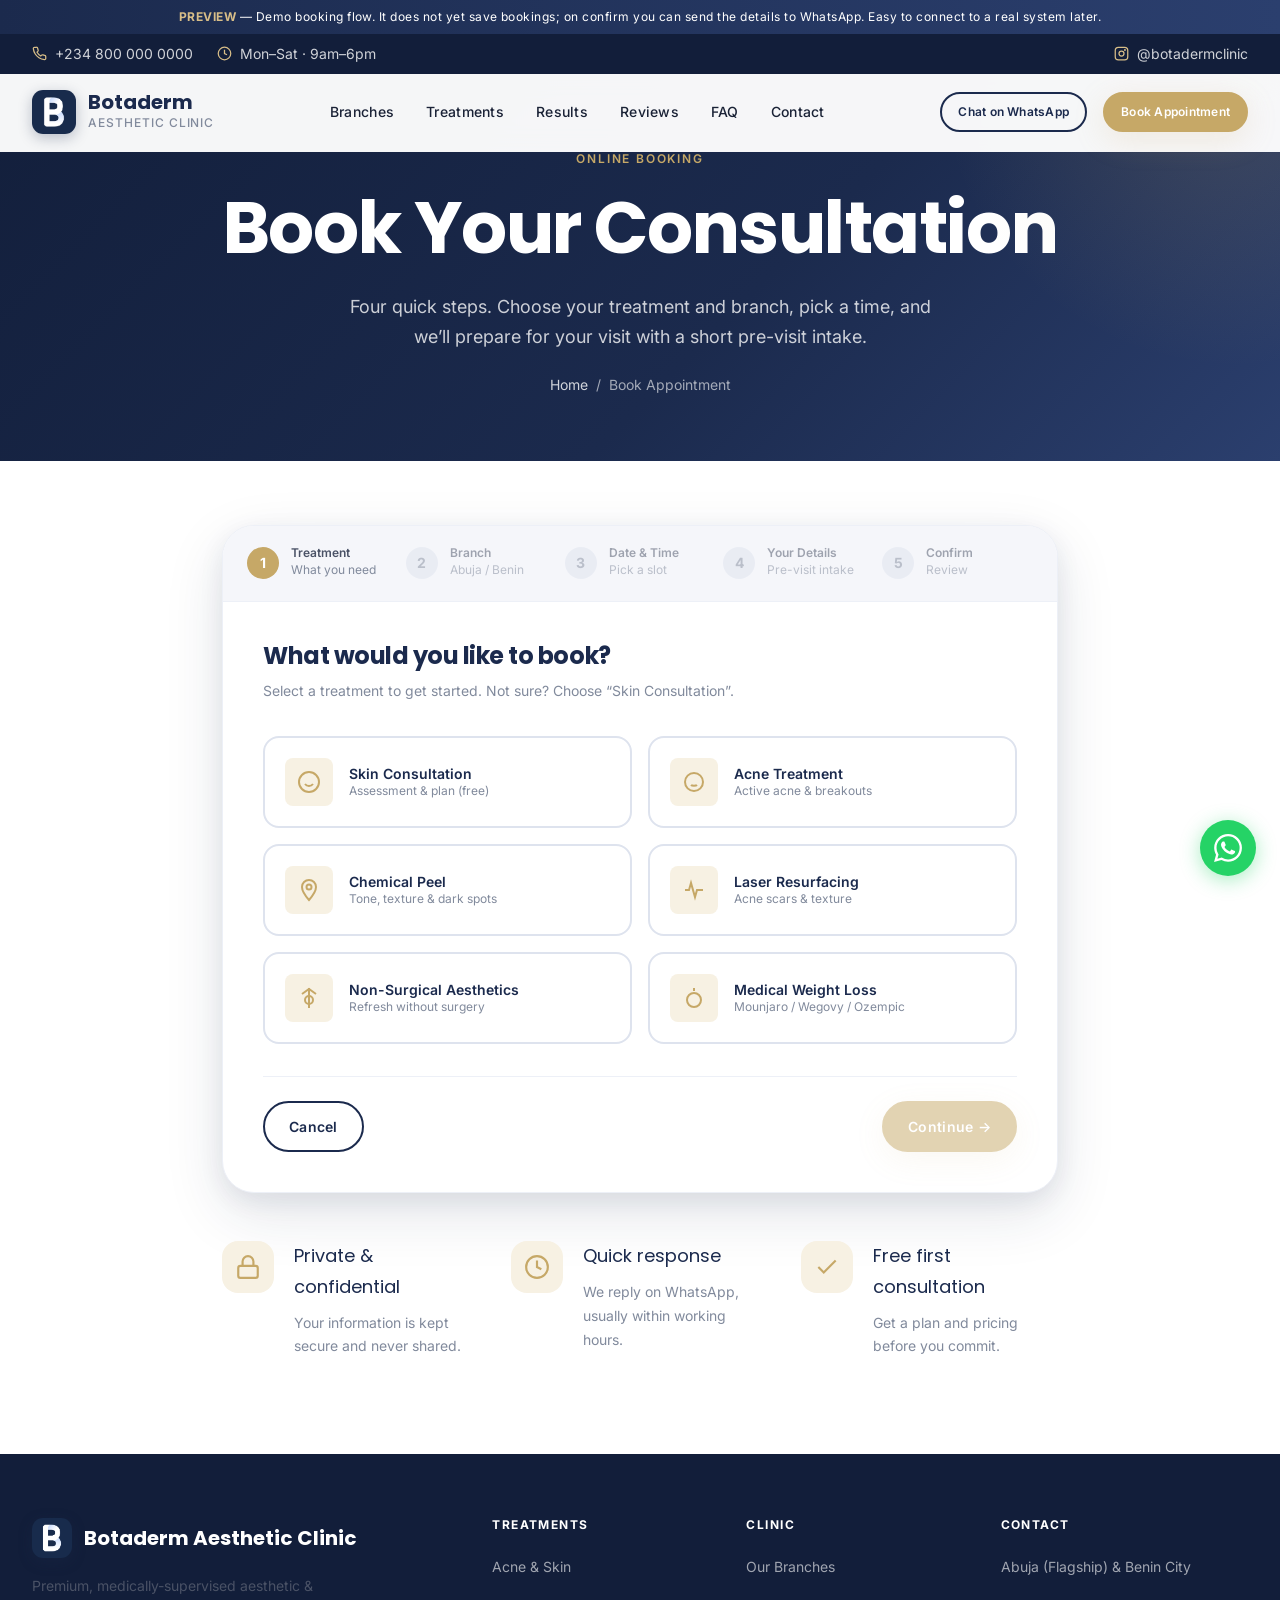
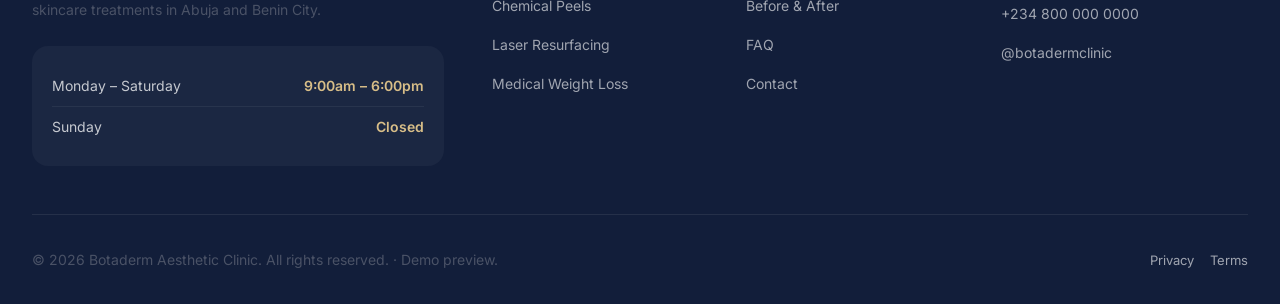
<file: book-appointment.html>
<!DOCTYPE html>
<html lang="en">
<head>
  <meta charset="UTF-8" />
  <meta name="viewport" content="width=device-width, initial-scale=1.0" />
  <title>Book a Consultation — Botaderm Aesthetic Clinic (Abuja &amp; Benin)</title>
  <meta name="description" content="Book your consultation at Botaderm Aesthetic Clinic. Choose your treatment and branch (Abuja or Benin City), pick a time, and confirm — or send your booking straight to WhatsApp." />
  <meta name="theme-color" content="#1B2A4D" />
  <link rel="icon" type="image/jpeg" href="assets/botaderm-logo.jpg" />
  <link rel="preconnect" href="https://fonts.googleapis.com" />
  <link rel="preconnect" href="https://fonts.gstatic.com" crossorigin />
  <link href="https://fonts.googleapis.com/css2?family=Poppins:wght@500;600;700;800&family=Inter:wght@400;500;600&display=swap" rel="stylesheet" />
  <link rel="stylesheet" href="css/style.css" />
</head>
<body>

  <!-- DEMO / PREVIEW RIBBON -->
  <div class="demo-ribbon">
    <strong>PREVIEW</strong> — Demo booking flow. It does not yet save bookings; on confirm you can send the details to WhatsApp. Easy to connect to a real system later.
  </div>

  <!-- TOP UTILITY BAR -->
  <div class="topbar">
    <div class="topbar__inner">
      <div class="topbar__group">
        <span class="topbar__item"><svg viewBox="0 0 24 24" fill="none" stroke-width="2"><path d="M22 16.92v3a2 2 0 01-2.18 2 19.79 19.79 0 01-8.63-3.07 19.5 19.5 0 01-6-6 19.79 19.79 0 01-3.07-8.67A2 2 0 014.11 2h3a2 2 0 012 1.72c.13.96.36 1.9.7 2.81a2 2 0 01-.45 2.11L8.09 9.91a16 16 0 006 6l1.27-1.27a2 2 0 012.11-.45c.91.34 1.85.57 2.81.7A2 2 0 0122 16.92z"/></svg><a href="tel:+2348000000000">+234 800 000 0000</a></span>
        <span class="topbar__item"><svg viewBox="0 0 24 24" fill="none" stroke-width="2"><circle cx="12" cy="12" r="10"/><path d="M12 6v6l4 2"/></svg>Mon–Sat · 9am–6pm</span>
      </div>
      <div class="topbar__group">
        <span class="topbar__item"><svg viewBox="0 0 24 24" fill="none" stroke-width="2"><rect x="2" y="2" width="20" height="20" rx="5"/><circle cx="12" cy="12" r="4"/><circle cx="17.5" cy="6.5" r=".6" fill="currentColor"/></svg><a href="https://instagram.com/botadermclinic" target="_blank" rel="noopener">@botadermclinic</a></span>
      </div>
    </div>
  </div>

  <!-- NAVIGATION (solid) -->
  <nav class="nav nav--scrolled" id="main-nav" data-transparent="false">
    <div class="nav__inner">
      <a href="index.html" class="nav__logo"><img class="brand-logo" src="assets/botaderm-logo.jpg" alt="Botaderm logo" /><div><div class="nav__logo-text">Botaderm</div><div class="nav__logo-sub">Aesthetic Clinic</div></div></a>
      <ul class="nav__links">
        <li><a href="index.html#branches" class="nav__link">Branches</a></li>
        <li><a href="index.html#treatments" class="nav__link">Treatments</a></li>
        <li><a href="index.html#results" class="nav__link">Results</a></li>
        <li><a href="index.html#reviews" class="nav__link">Reviews</a></li>
        <li><a href="index.html#faq" class="nav__link">FAQ</a></li>
        <li><a href="index.html#contact" class="nav__link">Contact</a></li>
      </ul>
      <div class="nav__actions">
        <a class="btn btn--secondary btn--sm" data-wa data-wa-msg="Hello Botaderm, I would like to chat about a consultation.">Chat on WhatsApp</a>
        <a href="book-appointment.html" class="btn btn--primary btn--sm nav__cta"><span class="nav__cta-long">Book Appointment</span><span class="nav__cta-short">Book</span></a>
        <button class="nav__menu-btn" id="menu-btn" aria-label="Open menu"><span></span><span></span><span></span></button>
      </div>
    </div>
  </nav>

  <!-- MOBILE NAV -->
  <div class="mobile-nav" id="mobile-nav">
    <button class="mobile-nav__close" id="mobile-nav-close" aria-label="Close menu">✕</button>
    <ul class="mobile-nav__links">
      <li><a href="index.html" class="mobile-nav__link">Home</a></li>
      <li><a href="index.html#branches" class="mobile-nav__link">Branches</a></li>
      <li><a href="index.html#treatments" class="mobile-nav__link">Treatments</a></li>
      <li><a href="index.html#results" class="mobile-nav__link">Results</a></li>
      <li><a href="index.html#faq" class="mobile-nav__link">FAQ</a></li>
      <li><a href="book-appointment.html" class="mobile-nav__link mobile-nav__link--cta">Book Appointment</a></li>
    </ul>
  </div>

  <!-- PAGE HERO -->
  <header class="page-hero">
    <span class="page-hero__label">Online Booking</span>
    <h1 class="page-hero__title">Book Your Consultation</h1>
    <p class="page-hero__subtitle">Four quick steps. Choose your treatment and branch, pick a time, and we’ll prepare for your visit with a short pre-visit intake.</p>
    <div class="breadcrumb"><a href="index.html">Home</a> <span>/</span> <span>Book Appointment</span></div>
  </header>

  <main>
    <section class="section" style="padding-top:var(--space-16);">
      <div class="container container--narrow">

        <div class="booking">

          <!-- Stepper -->
          <div class="booking__steps">
            <div class="booking__step booking__step--active"><div class="booking__step-num">1</div><div><div class="booking__step-label">Treatment</div><div class="booking__step-sub">What you need</div></div></div>
            <div class="booking__step"><div class="booking__step-num">2</div><div><div class="booking__step-label">Branch</div><div class="booking__step-sub">Abuja / Benin</div></div></div>
            <div class="booking__step"><div class="booking__step-num">3</div><div><div class="booking__step-label">Date &amp; Time</div><div class="booking__step-sub">Pick a slot</div></div></div>
            <div class="booking__step"><div class="booking__step-num">4</div><div><div class="booking__step-label">Your Details</div><div class="booking__step-sub">Pre-visit intake</div></div></div>
            <div class="booking__step"><div class="booking__step-num">5</div><div><div class="booking__step-label">Confirm</div><div class="booking__step-sub">Review</div></div></div>
          </div>

          <div class="booking__body">

            <!-- STEP 1: TREATMENT -->
            <div class="booking__panel booking__panel--active">
              <h2 class="booking__panel-title">What would you like to book?</h2>
              <p class="booking__panel-desc">Select a treatment to get started. Not sure? Choose “Skin Consultation”.</p>
              <div class="option-grid">
                <button type="button" class="option-tile" data-group="service" data-value="Skin Consultation & Analysis">
                  <span class="option-tile__icon"><svg viewBox="0 0 24 24" stroke-width="2" fill="none"><circle cx="12" cy="12" r="10"/><path d="M8 14s1.5 2 4 2 4-2 4-2"/><path d="M9 9h.01M15 9h.01"/></svg></span>
                  <span><span class="option-tile__title">Skin Consultation</span><br><span class="option-tile__sub">Assessment &amp; plan (free)</span></span>
                </button>
                <button type="button" class="option-tile" data-group="service" data-value="Acne Treatment">
                  <span class="option-tile__icon"><svg viewBox="0 0 24 24" stroke-width="2" fill="none"><circle cx="12" cy="12" r="9"/><path d="M9 10h.01M15 10h.01M9 15c1 1 5 1 6 0"/></svg></span>
                  <span><span class="option-tile__title">Acne Treatment</span><br><span class="option-tile__sub">Active acne &amp; breakouts</span></span>
                </button>
                <button type="button" class="option-tile" data-group="service" data-value="Chemical Peel">
                  <span class="option-tile__icon"><svg viewBox="0 0 24 24" stroke-width="2" fill="none"><path d="M12 2a7 7 0 017 7c0 5-7 13-7 13S5 14 5 9a7 7 0 017-7z"/><circle cx="12" cy="9" r="2.5"/></svg></span>
                  <span><span class="option-tile__title">Chemical Peel</span><br><span class="option-tile__sub">Tone, texture &amp; dark spots</span></span>
                </button>
                <button type="button" class="option-tile" data-group="service" data-value="Laser Resurfacing">
                  <span class="option-tile__icon"><svg viewBox="0 0 24 24" stroke-width="2" fill="none"><path d="M3 12h4l2-7 4 14 2-7h6"/></svg></span>
                  <span><span class="option-tile__title">Laser Resurfacing</span><br><span class="option-tile__sub">Acne scars &amp; texture</span></span>
                </button>
                <button type="button" class="option-tile" data-group="service" data-value="Non-Surgical Aesthetics">
                  <span class="option-tile__icon"><svg viewBox="0 0 24 24" stroke-width="2" fill="none"><path d="M12 2v20M5 8l7-5 7 5"/><circle cx="12" cy="14" r="4"/></svg></span>
                  <span><span class="option-tile__title">Non-Surgical Aesthetics</span><br><span class="option-tile__sub">Refresh without surgery</span></span>
                </button>
                <button type="button" class="option-tile" data-group="service" data-value="Medical Weight Loss">
                  <span class="option-tile__icon"><svg viewBox="0 0 24 24" stroke-width="2" fill="none"><path d="M19 14a7 7 0 11-14 0 7 7 0 0114 0z"/><path d="M12 2v3"/></svg></span>
                  <span><span class="option-tile__title">Medical Weight Loss</span><br><span class="option-tile__sub">Mounjaro / Wegovy / Ozempic</span></span>
                </button>
              </div>
              <div class="booking__nav">
                <a href="index.html" class="btn btn--secondary">Cancel</a>
                <button type="button" class="btn btn--primary" data-booking-next>Continue →</button>
              </div>
            </div>

            <!-- STEP 2: BRANCH -->
            <div class="booking__panel">
              <h2 class="booking__panel-title">Which branch is best for you?</h2>
              <p class="booking__panel-desc">Both branches offer the full treatment menu.</p>
              <div class="option-grid">
                <button type="button" class="option-tile" data-group="branch" data-value="Abuja (Flagship)">
                  <span class="option-tile__icon"><svg viewBox="0 0 24 24" stroke-width="2" fill="none"><path d="M12 21s-7-5.5-7-11a7 7 0 0114 0c0 5.5-7 11-7 11z"/><circle cx="12" cy="10" r="2.5"/></svg></span>
                  <span><span class="option-tile__title">Botaderm Abuja</span><br><span class="option-tile__sub">Flagship · FCT</span></span>
                </button>
                <button type="button" class="option-tile" data-group="branch" data-value="Benin City">
                  <span class="option-tile__icon"><svg viewBox="0 0 24 24" stroke-width="2" fill="none"><path d="M12 21s-7-5.5-7-11a7 7 0 0114 0c0 5.5-7 11-7 11z"/><circle cx="12" cy="10" r="2.5"/></svg></span>
                  <span><span class="option-tile__title">Botaderm Benin</span><br><span class="option-tile__sub">Benin City · Edo</span></span>
                </button>
              </div>
              <div class="booking__nav">
                <button type="button" class="btn btn--secondary" data-booking-prev>← Back</button>
                <button type="button" class="btn btn--primary" data-booking-next>Continue →</button>
              </div>
            </div>

            <!-- STEP 3: DATE & TIME -->
            <div class="booking__panel">
              <h2 class="booking__panel-title">Pick a date &amp; time</h2>
              <p class="booking__panel-desc">Select an available day, then choose a time slot.</p>
              <label class="form-label">Available dates</label>
              <div class="date-scroller"><!-- dates injected by JS --></div>
              <div data-time-wrap style="display:none;">
                <label class="form-label">Available times</label>
                <div class="time-grid">
                  <button type="button" class="time-slot">9:00 AM</button>
                  <button type="button" class="time-slot">9:45 AM</button>
                  <button type="button" class="time-slot time-slot--unavailable">10:30 AM</button>
                  <button type="button" class="time-slot">11:15 AM</button>
                  <button type="button" class="time-slot">12:00 PM</button>
                  <button type="button" class="time-slot time-slot--unavailable">1:00 PM</button>
                  <button type="button" class="time-slot">2:00 PM</button>
                  <button type="button" class="time-slot">2:45 PM</button>
                  <button type="button" class="time-slot">3:30 PM</button>
                  <button type="button" class="time-slot">4:15 PM</button>
                  <button type="button" class="time-slot">5:00 PM</button>
                  <button type="button" class="time-slot">5:45 PM</button>
                </div>
              </div>
              <div class="booking__nav">
                <button type="button" class="btn btn--secondary" data-booking-prev>← Back</button>
                <button type="button" class="btn btn--primary" data-booking-next>Continue →</button>
              </div>
            </div>

            <!-- STEP 4: DETAILS + PRE-VISIT INTAKE -->
            <div class="booking__panel">
              <h2 class="booking__panel-title">Your details &amp; pre-visit intake</h2>
              <p class="booking__panel-desc">This helps us prepare for your visit so there’s no long wait when you arrive.</p>

              <div class="form-row">
                <div class="form-group">
                  <label class="form-label" for="bk-name">Full Name *</label>
                  <input type="text" id="bk-name" class="form-input" placeholder="e.g. Amara Okeke" required />
                </div>
                <div class="form-group">
                  <label class="form-label" for="bk-phone">Phone / WhatsApp *</label>
                  <input type="tel" id="bk-phone" class="form-input" placeholder="+234 ..." required />
                </div>
              </div>
              <div class="form-group">
                <label class="form-label" for="bk-email">Email Address *</label>
                <input type="email" id="bk-email" class="form-input" placeholder="you@email.com" required />
              </div>
              <div class="form-group">
                <label class="form-label">Have you visited Botaderm before? *</label>
                <div style="display:flex;gap:24px;margin-top:8px;flex-wrap:wrap;">
                  <label class="form-check"><input type="radio" name="bk-newpatient" value="New client" /><span class="form-check__label">New client</span></label>
                  <label class="form-check"><input type="radio" name="bk-newpatient" value="Returning client" /><span class="form-check__label">Returning client</span></label>
                </div>
              </div>
              <div class="form-group">
                <label class="form-label" for="bk-notes">Tell us about your skin / goal (pre-visit intake)</label>
                <textarea id="bk-notes" class="form-textarea" placeholder="Your main concern, how long you've had it, any products/medications you use, and any allergies. This stays private."></textarea>
                <span class="form-hint">Optional, but it helps your practitioner prepare a plan before you arrive.</span>
              </div>

              <div class="booking__nav">
                <button type="button" class="btn btn--secondary" data-booking-prev>← Back</button>
                <button type="button" class="btn btn--primary" data-booking-next>Review →</button>
              </div>
            </div>

            <!-- STEP 5: CONFIRM -->
            <div class="booking__panel">
              <h2 class="booking__panel-title">Review &amp; confirm</h2>
              <p class="booking__panel-desc">Check your details, then confirm or send straight to our WhatsApp.</p>
              <div class="booking__summary">
                <div class="booking__summary-row"><span>Treatment</span><span data-sum-service>—</span></div>
                <div class="booking__summary-row"><span>Branch</span><span data-sum-branch>—</span></div>
                <div class="booking__summary-row"><span>Date</span><span data-sum-date>—</span></div>
                <div class="booking__summary-row"><span>Time</span><span data-sum-time>—</span></div>
                <div class="booking__summary-row"><span>Name</span><span data-sum-name>—</span></div>
                <div class="booking__summary-row"><span>Phone</span><span data-sum-phone>—</span></div>
                <div class="booking__summary-row"><span>Email</span><span data-sum-email>—</span></div>
                <div class="booking__summary-row"><span>Client</span><span data-sum-patient>—</span></div>
              </div>
              <label class="form-check" style="margin-bottom:8px;">
                <input type="checkbox" checked />
                <span class="form-check__label">I consent to be contacted about this booking and agree to the clinic’s privacy policy.</span>
              </label>
              <div class="booking__nav">
                <button type="button" class="btn btn--secondary" data-booking-prev>← Back</button>
                <button type="button" class="btn btn--primary btn--lg" data-booking-confirm>Confirm Booking ✓</button>
              </div>
            </div>

          </div><!-- /booking__body -->

          <!-- SUCCESS STATE -->
          <div class="booking__success">
            <div class="booking__success-icon"><svg viewBox="0 0 24 24"><path d="M20 6L9 17l-5-5"/></svg></div>
            <h2 style="margin-bottom:12px;">Request received! 🎉</h2>
            <p style="max-width:480px;margin:0 auto 24px;color:var(--color-text-soft);">
              Thank you! To lock in your slot instantly, tap below to send these details to our WhatsApp —
              our team will confirm your appointment and the exact branch address.
            </p>
            <div class="booking__summary" style="max-width:480px;margin:0 auto 28px;text-align:left;">
              <div class="booking__summary-row"><span>Treatment</span><span data-sum-service>—</span></div>
              <div class="booking__summary-row"><span>Branch</span><span data-sum-branch>—</span></div>
              <div class="booking__summary-row"><span>Date</span><span data-sum-date>—</span></div>
              <div class="booking__summary-row"><span>Time</span><span data-sum-time>—</span></div>
            </div>
            <div style="display:flex;gap:12px;justify-content:center;flex-wrap:wrap;">
              <a class="btn btn--primary btn--lg" data-wa-confirm>Send to WhatsApp</a>
              <a href="index.html" class="btn btn--secondary">Back to Home</a>
            </div>
          </div>

        </div><!-- /booking -->

        <!-- Reassurance -->
        <div class="grid grid-3 mt-12 reveal">
          <div class="feature"><div class="feature__icon"><svg viewBox="0 0 24 24" stroke-width="2" fill="none"><rect x="3" y="11" width="18" height="11" rx="2"/><path d="M7 11V7a5 5 0 0110 0v4"/></svg></div><div><div class="feature__title">Private &amp; confidential</div><div class="feature__desc">Your information is kept secure and never shared.</div></div></div>
          <div class="feature"><div class="feature__icon"><svg viewBox="0 0 24 24" stroke-width="2" fill="none"><circle cx="12" cy="12" r="10"/><path d="M12 6v6l4 2"/></svg></div><div><div class="feature__title">Quick response</div><div class="feature__desc">We reply on WhatsApp, usually within working hours.</div></div></div>
          <div class="feature"><div class="feature__icon"><svg viewBox="0 0 24 24" stroke-width="2" fill="none"><path d="M20 6L9 17l-5-5"/></svg></div><div><div class="feature__title">Free first consultation</div><div class="feature__desc">Get a plan and pricing before you commit.</div></div></div>
        </div>

      </div>
    </section>
  </main>

  <!-- FOOTER -->
  <footer class="footer">
    <div class="container">
      <div class="footer__grid">
        <div class="footer__brand">
          <a href="index.html" class="footer__logo"><img class="brand-logo" src="assets/botaderm-logo.jpg" alt="Botaderm logo" /><span class="footer__logo-name">Botaderm Aesthetic Clinic</span></a>
          <p class="footer__tagline">Premium, medically-supervised aesthetic &amp; skincare treatments in Abuja and Benin City.</p>
          <div class="footer__hours">
            <div class="footer__hours-row"><span>Monday – Saturday</span><span>9:00am – 6:00pm</span></div>
            <div class="footer__hours-row"><span>Sunday</span><span>Closed</span></div>
          </div>
        </div>
        <div>
          <h4 class="footer__col-title">Treatments</h4>
          <ul class="footer__links">
            <li><a href="index.html#treatments" class="footer__link">Acne &amp; Skin</a></li>
            <li><a href="index.html#treatments" class="footer__link">Chemical Peels</a></li>
            <li><a href="index.html#treatments" class="footer__link">Laser Resurfacing</a></li>
            <li><a href="index.html#menu-weight" class="footer__link">Medical Weight Loss</a></li>
          </ul>
        </div>
        <div>
          <h4 class="footer__col-title">Clinic</h4>
          <ul class="footer__links">
            <li><a href="index.html#branches" class="footer__link">Our Branches</a></li>
            <li><a href="index.html#results" class="footer__link">Before &amp; After</a></li>
            <li><a href="index.html#faq" class="footer__link">FAQ</a></li>
            <li><a href="index.html#contact" class="footer__link">Contact</a></li>
          </ul>
        </div>
        <div>
          <h4 class="footer__col-title">Contact</h4>
          <ul class="footer__links">
            <li><span class="footer__link" style="cursor:default;color:rgba(255,255,255,0.6);">Abuja (Flagship) &amp; Benin City</span></li>
            <li style="margin-top:8px;"><a href="tel:+2348000000000" class="footer__link">+234 800 000 0000</a></li>
            <li><a href="https://instagram.com/botadermclinic" target="_blank" rel="noopener" class="footer__link">@botadermclinic</a></li>
          </ul>
        </div>
      </div>
      <div class="footer__bottom">
        <p>© 2026 Botaderm Aesthetic Clinic. All rights reserved. · Demo preview.</p>
        <div style="display:flex;gap:16px;"><a href="#" class="footer__link" style="font-size:13px;">Privacy</a><a href="#" class="footer__link" style="font-size:13px;">Terms</a></div>
      </div>
    </div>
  </footer>

  <a class="whatsapp-float" data-wa data-wa-msg="Hello Botaderm 👋, I'd like to book a consultation." aria-label="Chat on WhatsApp">
    <svg viewBox="0 0 24 24" xmlns="http://www.w3.org/2000/svg"><path d="M17.472 14.382c-.297-.149-1.758-.867-2.03-.967-.273-.099-.471-.148-.67.15-.197.297-.767.966-.94 1.164-.173.199-.347.223-.644.075-.297-.15-1.255-.463-2.39-1.475-.883-.788-1.48-1.761-1.653-2.059-.173-.297-.018-.458.13-.606.134-.133.298-.347.446-.52.149-.174.198-.298.298-.497.099-.198.05-.371-.025-.52-.075-.149-.669-1.612-.916-2.207-.242-.579-.487-.5-.669-.51-.173-.008-.371-.01-.57-.01-.198 0-.52.074-.792.372-.272.297-1.04 1.016-1.04 2.479 0 1.462 1.065 2.875 1.213 3.074.149.198 2.096 3.2 5.077 4.487.709.306 1.262.489 1.694.625.712.227 1.36.195 1.871.118.571-.085 1.758-.719 2.006-1.413.248-.694.248-1.289.173-1.413-.074-.124-.272-.198-.57-.347m-5.421 7.403h-.004a9.87 9.87 0 01-5.031-1.378l-.361-.214-3.741.982.998-3.648-.235-.374a9.86 9.86 0 01-1.51-5.26c.001-5.45 4.436-9.884 9.888-9.884 2.64 0 5.122 1.03 6.988 2.898a9.825 9.825 0 012.893 6.994c-.003 5.45-4.437 9.884-9.885 9.884m8.413-18.297A11.815 11.815 0 0012.05 0C5.495 0 .16 5.335.157 11.892c0 2.096.547 4.142 1.588 5.945L.057 24l6.305-1.654a11.882 11.882 0 005.683 1.448h.005c6.554 0 11.89-5.335 11.893-11.893a11.821 11.821 0 00-3.48-8.413z"/></svg>
  </a>

  <script src="js/main.js"></script>

  <!-- Pre-select branch from ?branch=abuja|benin (runs after main.js wires the tiles) -->
  <script>
    (function () {
      var branch = (new URLSearchParams(window.location.search).get('branch') || '').toLowerCase();
      function clickTile(group, match) {
        document.querySelectorAll('.option-tile[data-group="' + group + '"]').forEach(function (t) {
          if ((t.getAttribute('data-value') || '').toLowerCase().indexOf(match) > -1) t.click();
        });
      }
      if (branch.indexOf('benin') > -1) clickTile('branch', 'benin');
      else if (branch.indexOf('abuja') > -1) clickTile('branch', 'abuja');
    })();
  </script>
</body>
</html>
</file>
<file: css/style.css>
/* ==========================================================================
   BOTADERM AESTHETIC CLINIC — STYLESHEET
   Design System: Premium, Elegant, Trust-Heavy, Visual
   Brand: Botaderm Aesthetic Clinic (Abuja & Benin City)
   Palette derived from the Botaderm logo — deep navy, soft brand blue,
   white, with a champagne-gold accent for a premium aesthetic feel.
   ---------------------------------------------------------------------------
   👉 To rebrand: edit ONLY the :root tokens below. Everything cascades.
   ========================================================================== */

/* --------------------------------------------------------------------------
   1. DESIGN TOKENS (CSS VARIABLES)
   -------------------------------------------------------------------------- */
:root {
  /* Primary Palette — Botaderm Navy + Champagne Gold accent */
  --color-primary:       #1B2A4D;   /* deep navy — from logo background */
  --color-primary-dark:  #121E3A;
  --color-primary-light: #2B3F6E;
  --color-accent:        #C6A867;   /* champagne gold — premium, luxe */
  --color-accent-light:  #D8BE88;
  --color-accent-subtle: #F7F1E3;

  /* Brand soft blue (the gradient inside the logo "B") */
  --color-blue:          #5B7FC7;
  --color-blue-light:    #AEC4EA;
  --color-blue-subtle:   #EAF0FA;

  /* Neutrals */
  --color-warm:          #F5F6FA;   /* cool off-white */
  --color-cream:         #FBFCFE;
  --color-white:         #FFFFFF;
  --color-text:          #1A2236;
  --color-text-soft:     #4A5266;
  --color-muted:         #818A9C;
  --color-border:        #DEE3EE;
  --color-border-light:  #EDF0F7;

  /* Functional / status colors */
  --color-emergency:     #D64550;   /* emergency / urgent */
  --color-success:       #2E9E6B;
  --color-info:          #5B7FC7;
  --color-warning:       #E0A23B;

  /* Typography */
  --font-heading:        'Poppins', 'Segoe UI', Tahoma, sans-serif;
  --font-body:           'Inter', -apple-system, BlinkMacSystemFont, sans-serif;
  --font-label:          'Inter', sans-serif;

  /* Type Scale */
  --text-xs:   0.75rem;
  --text-sm:   0.875rem;
  --text-base: 1rem;
  --text-lg:   1.125rem;
  --text-xl:   1.25rem;
  --text-2xl:  1.5rem;
  --text-3xl:  1.875rem;
  --text-4xl:  2.25rem;
  --text-5xl:  3rem;
  --text-6xl:  3.75rem;
  --text-7xl:  4.5rem;

  /* Spacing */
  --space-1:   0.25rem;
  --space-2:   0.5rem;
  --space-3:   0.75rem;
  --space-4:   1rem;
  --space-5:   1.25rem;
  --space-6:   1.5rem;
  --space-8:   2rem;
  --space-10:  2.5rem;
  --space-12:  3rem;
  --space-16:  4rem;
  --space-20:  5rem;
  --space-24:  6rem;
  --space-32:  8rem;
  --space-40:  10rem;

  /* Border Radius */
  --radius-sm:   4px;
  --radius-md:   8px;
  --radius-lg:   16px;
  --radius-xl:   24px;
  --radius-2xl:  32px;
  --radius-full: 9999px;

  /* Shadows */
  --shadow-sm:  0 1px 3px rgba(27, 42, 77,0.06), 0 1px 2px rgba(27, 42, 77,0.04);
  --shadow-md:  0 4px 16px rgba(27, 42, 77,0.08), 0 2px 6px rgba(27, 42, 77,0.05);
  --shadow-lg:  0 10px 40px rgba(27, 42, 77,0.10), 0 4px 16px rgba(27, 42, 77,0.06);
  --shadow-xl:  0 20px 60px rgba(27, 42, 77,0.12), 0 8px 24px rgba(27, 42, 77,0.08);
  --shadow-accent: 0 8px 32px rgba(198, 168, 103, 0.18);

  /* Transitions */
  --transition-fast:   150ms ease;
  --transition-base:   250ms ease;
  --transition-slow:   400ms ease;
  --transition-smooth: 600ms cubic-bezier(0.4, 0, 0.2, 1);

  /* Layout */
  --max-width:       1280px;
  --content-width:   900px;
  --nav-height:      80px;
  --topbar-height:   38px;
  --ribbon-height:   32px;   /* measured live by JS so the fixed bars never overlap the PREVIEW ribbon */
  --section-padding: var(--space-24) var(--space-8);
}

/* --------------------------------------------------------------------------
   2. RESET & BASE
   -------------------------------------------------------------------------- */
*, *::before, *::after {
  box-sizing: border-box;
  margin: 0;
  padding: 0;
}

html {
  font-size: 16px;
  scroll-behavior: smooth;
  -webkit-font-smoothing: antialiased;
  -moz-osx-font-smoothing: grayscale;
  text-rendering: optimizeLegibility;
}

body {
  font-family: var(--font-body);
  font-size: var(--text-base);
  color: var(--color-text);
  background-color: var(--color-white);
  line-height: 1.7;
  overflow-x: hidden;
}

img {
  max-width: 100%;
  height: auto;
  display: block;
}

a {
  color: inherit;
  text-decoration: none;
}

ul, ol { list-style: none; }

button {
  font-family: inherit;
  cursor: pointer;
  border: none;
  background: none;
}

input, textarea, select {
  font-family: inherit;
  font-size: inherit;
}

/* --------------------------------------------------------------------------
   3. TYPOGRAPHY
   -------------------------------------------------------------------------- */
h1, h2, h3, h4, h5, h6 {
  font-family: var(--font-heading);
  font-weight: 700;
  line-height: 1.2;
  color: var(--color-primary);
  letter-spacing: -0.02em;
}

h1 { font-size: clamp(var(--text-4xl), 6vw, var(--text-7xl)); }
h2 { font-size: clamp(var(--text-3xl), 4vw, var(--text-5xl)); }
h3 { font-size: clamp(var(--text-2xl), 3vw, var(--text-3xl)); }
h4 { font-size: var(--text-xl); }
h5 { font-size: var(--text-lg); }
h6 { font-size: var(--text-base); }

p {
  color: var(--color-text-soft);
  line-height: 1.8;
}

.text-lead {
  font-size: var(--text-xl);
  color: var(--color-text-soft);
  line-height: 1.7;
  font-weight: 400;
}

.text-label {
  font-family: var(--font-label);
  font-size: var(--text-xs);
  font-weight: 600;
  letter-spacing: 0.12em;
  text-transform: uppercase;
  color: var(--color-accent);
}

blockquote {
  font-family: var(--font-heading);
  font-size: var(--text-2xl);
  color: var(--color-primary);
  line-height: 1.5;
  border-left: 3px solid var(--color-accent);
  padding-left: var(--space-6);
}

/* --------------------------------------------------------------------------
   4. LAYOUT UTILITIES
   -------------------------------------------------------------------------- */
.container {
  width: 100%;
  max-width: var(--max-width);
  margin-left: auto;
  margin-right: auto;
  padding-left: var(--space-8);
  padding-right: var(--space-8);
}

.container--narrow { max-width: var(--content-width); }
.container--wide   { max-width: 1440px; }

.section      { padding: var(--space-24) 0; }
.section--lg  { padding: var(--space-32) 0; }
.section--sm  { padding: var(--space-16) 0; }
.section--warm  { background-color: var(--color-warm); }
.section--cream { background-color: var(--color-cream); }
.section--dark  { background-color: var(--color-primary); color: var(--color-white); }

.section--dark h1, .section--dark h2,
.section--dark h3, .section--dark h4 { color: var(--color-white); }
.section--dark p { color: rgba(255,255,255,0.75); }

.grid { display: grid; gap: var(--space-8); }
.grid-2 { grid-template-columns: repeat(2, 1fr); }
.grid-3 { grid-template-columns: repeat(3, 1fr); }
.grid-4 { grid-template-columns: repeat(4, 1fr); }

.flex { display: flex; }
.flex-center  { display: flex; align-items: center; justify-content: center; }
.flex-between { display: flex; align-items: center; justify-content: space-between; }
.flex-col { display: flex; flex-direction: column; }

.text-center { text-align: center; }
.text-left   { text-align: left; }
.text-right  { text-align: right; }

.gap-2 { gap: var(--space-2); }
.gap-4 { gap: var(--space-4); }
.gap-6 { gap: var(--space-6); }
.gap-8 { gap: var(--space-8); }

/* --------------------------------------------------------------------------
   5. NAVIGATION
   -------------------------------------------------------------------------- */
.nav {
  position: fixed;
  top: calc(var(--ribbon-height) + var(--topbar-height)); left: 0; right: 0;
  z-index: 1000;
  height: var(--nav-height);
  display: flex;
  align-items: center;
  transition: background var(--transition-slow), box-shadow var(--transition-slow);
}

.nav--transparent { background: transparent; }

.nav--scrolled {
  background: rgba(255, 255, 255, 0.96);
  backdrop-filter: blur(12px);
  -webkit-backdrop-filter: blur(12px);
  box-shadow: 0 1px 0 rgba(27, 42, 77,0.08);
}

.nav__inner {
  width: 100%;
  max-width: var(--max-width);
  margin: 0 auto;
  padding: 0 var(--space-8);
  display: flex;
  align-items: center;
  justify-content: space-between;
}

.nav__logo { display: flex; align-items: center; gap: var(--space-3); }

.nav__logo-mark {
  width: 42px;
  height: 42px;
  background: var(--color-accent);
  border-radius: var(--radius-md);
  display: flex;
  align-items: center;
  justify-content: center;
  color: white;
  font-size: var(--text-xl);
  font-weight: 700;
  box-shadow: var(--shadow-accent);
}

.nav__logo-text {
  font-family: var(--font-heading);
  font-size: var(--text-xl);
  font-weight: 700;
  color: var(--color-primary);
  line-height: 1.1;
}

.nav__logo-sub {
  font-family: var(--font-body);
  font-size: var(--text-xs);
  color: var(--color-muted);
  font-weight: 500;
  letter-spacing: 0.08em;
  text-transform: uppercase;
}

.nav--transparent .nav__logo-text,
.nav--transparent .nav__logo-sub { color: white; }

.nav__links { display: flex; align-items: center; gap: var(--space-8); }

.nav__link {
  font-size: var(--text-sm);
  font-weight: 500;
  color: var(--color-text);
  letter-spacing: 0.02em;
  transition: color var(--transition-fast);
  position: relative;
}

.nav--transparent .nav__link { color: rgba(255,255,255,0.88); }

.nav__link:hover,
.nav__link--active { color: var(--color-accent); }

.nav--transparent .nav__link:hover { color: white; }

.nav__actions { display: flex; align-items: center; gap: var(--space-4); }

.nav__menu-btn {
  display: none;
  flex-direction: column;
  gap: 5px;
  padding: var(--space-2);
}

.nav__menu-btn span {
  display: block;
  width: 24px;
  height: 2px;
  background: var(--color-primary);
  transition: transform var(--transition-base), opacity var(--transition-fast);
  border-radius: 2px;
}

.nav--transparent .nav__menu-btn span { background: white; }

/* Mobile Nav Overlay */
.mobile-nav {
  position: fixed;
  inset: 0;
  z-index: 999;
  background: var(--color-primary);
  display: flex;
  flex-direction: column;
  align-items: center;
  justify-content: center;
  opacity: 0;
  pointer-events: none;
  transition: opacity var(--transition-smooth);
}

.mobile-nav--open { opacity: 1; pointer-events: all; }

.mobile-nav__close {
  position: absolute;
  top: var(--space-6);
  right: var(--space-8);
  color: white;
  font-size: var(--text-2xl);
}

.mobile-nav__links {
  display: flex;
  flex-direction: column;
  align-items: center;
  gap: var(--space-6);
  text-align: center;
}

.mobile-nav__link {
  font-family: var(--font-heading);
  font-size: var(--text-3xl);
  color: rgba(255,255,255,0.85);
  font-weight: 700;
  transition: color var(--transition-fast);
}

.mobile-nav__link:hover { color: var(--color-accent-light); }
.mobile-nav__link--cta { color: var(--color-accent-light); }

/* --------------------------------------------------------------------------
   6. TOP UTILITY BAR (above nav — phone / hours / emergency)
   -------------------------------------------------------------------------- */
.topbar {
  position: fixed;
  top: var(--ribbon-height); left: 0; right: 0;
  z-index: 1001;
  background: var(--color-primary-dark);
  color: rgba(255,255,255,0.85);
  font-size: var(--text-sm);
}

.topbar__inner {
  max-width: var(--max-width);
  margin: 0 auto;
  padding: var(--space-2) var(--space-8);
  display: flex;
  align-items: center;
  justify-content: space-between;
  flex-wrap: wrap;
  gap: var(--space-4);
}

.topbar__group { display: flex; align-items: center; gap: var(--space-6); flex-wrap: wrap; }

.topbar__item {
  display: flex;
  align-items: center;
  gap: var(--space-2);
  color: rgba(255,255,255,0.8);
}

.topbar__item svg { width: 15px; height: 15px; stroke: var(--color-accent-light); }

.topbar__item--emergency { color: #FFB4BA; font-weight: 600; }
.topbar__item--emergency svg { stroke: #FFB4BA; }

/* --------------------------------------------------------------------------
   7. BUTTONS & CTAs
   -------------------------------------------------------------------------- */
.btn {
  display: inline-flex;
  align-items: center;
  justify-content: center;
  gap: var(--space-2);
  font-family: var(--font-body);
  font-size: var(--text-sm);
  font-weight: 600;
  letter-spacing: 0.02em;
  padding: var(--space-3) var(--space-6);
  border-radius: var(--radius-full);
  transition: all var(--transition-base);
  cursor: pointer;
  border: 2px solid transparent;
  white-space: nowrap;
}

.btn--primary {
  background: var(--color-accent);
  color: white;
  border-color: var(--color-accent);
  box-shadow: var(--shadow-accent);
}
.btn--primary:hover {
  background: var(--color-accent-light);
  border-color: var(--color-accent-light);
  transform: translateY(-1px);
  box-shadow: 0 12px 40px rgba(198, 168, 103, 0.28);
}

.btn--secondary {
  background: transparent;
  color: var(--color-primary);
  border-color: var(--color-primary);
}
.btn--secondary:hover {
  background: var(--color-primary);
  color: white;
  transform: translateY(-1px);
}

.btn--ghost {
  background: transparent;
  color: white;
  border-color: rgba(255,255,255,0.5);
}
.btn--ghost:hover { background: rgba(255,255,255,0.12); border-color: white; }

.btn--white {
  background: white;
  color: var(--color-primary);
  border-color: white;
}
.btn--white:hover { background: var(--color-warm); transform: translateY(-1px); }

.btn--emergency {
  background: var(--color-emergency);
  color: white;
  border-color: var(--color-emergency);
}
.btn--emergency:hover { background: #c23a44; border-color: #c23a44; }

.btn--lg { font-size: var(--text-base); padding: var(--space-4) var(--space-8); }
.btn--sm { font-size: var(--text-xs); padding: var(--space-2) var(--space-4); }
.btn--full { width: 100%; }

.btn svg { width: 18px; height: 18px; flex-shrink: 0; }

/* Floating WhatsApp button */
.whatsapp-float {
  position: fixed;
  bottom: var(--space-6);
  right: var(--space-6);
  z-index: 900;
  width: 56px;
  height: 56px;
  background: #25D366;
  border-radius: var(--radius-full);
  display: flex;
  align-items: center;
  justify-content: center;
  box-shadow: 0 4px 20px rgba(37, 211, 102, 0.4);
  transition: transform var(--transition-base), box-shadow var(--transition-base);
}
.whatsapp-float:hover { transform: scale(1.1); box-shadow: 0 8px 32px rgba(37, 211, 102, 0.5); }
.whatsapp-float svg { width: 28px; height: 28px; fill: white; }

/* --------------------------------------------------------------------------
   8. HERO SECTIONS
   -------------------------------------------------------------------------- */
.hero {
  position: relative;
  min-height: 100vh;
  display: flex;
  align-items: center;
  overflow: hidden;
}

.hero__bg {
  position: absolute;
  inset: 0;
  background-size: cover;
  background-position: center;
  background-repeat: no-repeat;
}

.hero__bg::after {
  content: '';
  position: absolute;
  inset: 0;
  background: linear-gradient(
    115deg,
    rgba(18, 30, 58, 0.92) 0%,
    rgba(27, 42, 77, 0.72) 45%,
    rgba(198, 168, 103, 0.30) 100%
  );
}

.hero__bg--gradient {
  background: linear-gradient(135deg, var(--color-primary-dark) 0%, var(--color-primary) 55%, var(--color-primary-light) 100%);
}
.hero__bg--gradient::after { background: none; }

.hero__content {
  position: relative;
  z-index: 2;
  width: 100%;
  max-width: var(--max-width);
  margin: 0 auto;
  padding: calc(var(--nav-height) + var(--space-16)) var(--space-8) var(--space-20);
}

.hero__label {
  display: inline-flex;
  align-items: center;
  gap: var(--space-2);
  background: rgba(198, 168, 103,0.18);
  border: 1px solid rgba(216, 190, 136,0.4);
  border-radius: var(--radius-full);
  padding: var(--space-2) var(--space-4);
  font-family: var(--font-label);
  font-size: var(--text-xs);
  font-weight: 600;
  letter-spacing: 0.1em;
  text-transform: uppercase;
  color: var(--color-accent-light);
  margin-bottom: var(--space-5);
}

.hero__title {
  font-family: var(--font-heading);
  font-size: clamp(var(--text-4xl), 6vw, var(--text-7xl));
  font-weight: 700;
  color: white;
  line-height: 1.1;
  letter-spacing: -0.03em;
  margin-bottom: var(--space-6);
  max-width: 820px;
}

.hero__title span { color: var(--color-accent-light); display: block; }

.hero__subtitle {
  font-size: var(--text-lg);
  color: rgba(255,255,255,0.82);
  line-height: 1.7;
  margin-bottom: var(--space-10);
  max-width: 560px;
}

.hero__actions { display: flex; flex-wrap: wrap; gap: var(--space-4); align-items: center; }

.hero__trust {
  display: flex;
  flex-wrap: wrap;
  gap: var(--space-6);
  margin-top: var(--space-10);
}

.hero__trust-item {
  display: flex;
  align-items: center;
  gap: var(--space-2);
  color: rgba(255,255,255,0.85);
  font-size: var(--text-sm);
}

.hero__trust-item svg { width: 20px; height: 20px; stroke: var(--color-accent-light); flex-shrink: 0; }

.hero__scroll {
  position: absolute;
  bottom: var(--space-8);
  left: 50%;
  transform: translateX(-50%);
  z-index: 2;
  display: flex;
  flex-direction: column;
  align-items: center;
  gap: var(--space-2);
  color: rgba(255,255,255,0.5);
  font-size: var(--text-xs);
  letter-spacing: 0.1em;
  text-transform: uppercase;
  animation: scrollBounce 2s ease-in-out infinite;
}

.hero__scroll-line {
  width: 1px;
  height: 48px;
  background: linear-gradient(to bottom, rgba(255,255,255,0.5), transparent);
}

@keyframes scrollBounce {
  0%, 100% { transform: translateX(-50%) translateY(0); }
  50% { transform: translateX(-50%) translateY(6px); }
}

/* Info bar at bottom of hero (hours / location / phone) */
.info-bar {
  background: rgba(255,255,255,0.08);
  backdrop-filter: blur(8px);
  border-top: 1px solid rgba(255,255,255,0.12);
  padding: var(--space-4) var(--space-8);
  position: relative;
  z-index: 2;
}

.info-bar__inner {
  max-width: var(--max-width);
  margin: 0 auto;
  display: flex;
  flex-wrap: wrap;
  align-items: center;
  justify-content: center;
  gap: var(--space-8);
}

.info-bar__item {
  display: flex;
  align-items: center;
  gap: var(--space-3);
  color: rgba(255,255,255,0.88);
  font-size: var(--text-sm);
}

.info-bar__dot {
  width: 6px;
  height: 6px;
  border-radius: var(--radius-full);
  background: var(--color-accent-light);
  flex-shrink: 0;
}

/* Page hero (inner pages) */
.page-hero {
  padding: calc(var(--nav-height) + var(--space-16)) var(--space-8) var(--space-16);
  background: linear-gradient(135deg, var(--color-primary-dark) 0%, var(--color-primary) 60%, var(--color-primary-light) 100%);
  text-align: center;
  position: relative;
  overflow: hidden;
}

.page-hero::before {
  content: '';
  position: absolute;
  top: -50%; right: -20%;
  width: 600px; height: 600px;
  background: radial-gradient(circle, rgba(198, 168, 103,0.18) 0%, transparent 70%);
  pointer-events: none;
}

.page-hero__label {
  display: inline-block;
  font-family: var(--font-label);
  font-size: var(--text-xs);
  font-weight: 600;
  letter-spacing: 0.15em;
  text-transform: uppercase;
  color: var(--color-accent-light);
  margin-bottom: var(--space-4);
}

.page-hero__title { color: white; margin-bottom: var(--space-5); }

.page-hero__subtitle {
  color: rgba(255,255,255,0.78);
  font-size: var(--text-lg);
  max-width: 620px;
  margin: 0 auto;
  line-height: 1.7;
}

/* Breadcrumb */
.breadcrumb {
  display: flex;
  align-items: center;
  justify-content: center;
  gap: var(--space-2);
  margin-top: var(--space-5);
  font-size: var(--text-sm);
  color: rgba(255,255,255,0.6);
}
.breadcrumb a { color: rgba(255,255,255,0.8); }
.breadcrumb a:hover { color: var(--color-accent-light); }

/* --------------------------------------------------------------------------
   9. SECTION HEADERS
   -------------------------------------------------------------------------- */
.section-header { margin-bottom: var(--space-12); }

.section-header--center {
  text-align: center;
  max-width: 680px;
  margin-left: auto;
  margin-right: auto;
}

.section-header__label {
  display: block;
  font-family: var(--font-label);
  font-size: var(--text-xs);
  font-weight: 600;
  letter-spacing: 0.15em;
  text-transform: uppercase;
  color: var(--color-accent);
  margin-bottom: var(--space-4);
}

.section-header__title { margin-bottom: var(--space-5); }

.section-header__desc {
  font-size: var(--text-lg);
  color: var(--color-muted);
  line-height: 1.7;
}

/* --------------------------------------------------------------------------
   10. CARDS
   -------------------------------------------------------------------------- */
.card {
  background: white;
  border-radius: var(--radius-xl);
  overflow: hidden;
  transition: transform var(--transition-base), box-shadow var(--transition-base);
  border: 1px solid var(--color-border-light);
}
.card:hover { transform: translateY(-4px); box-shadow: var(--shadow-lg); }

.card__image {
  width: 100%;
  aspect-ratio: 16/9;
  object-fit: cover;
  background: var(--color-warm);
}

.card__body { padding: var(--space-6); }

.card__label {
  font-family: var(--font-label);
  font-size: var(--text-xs);
  font-weight: 600;
  letter-spacing: 0.1em;
  text-transform: uppercase;
  color: var(--color-accent);
  margin-bottom: var(--space-2);
  display: block;
}

.card__title {
  font-size: var(--text-xl);
  font-family: var(--font-heading);
  font-weight: 700;
  color: var(--color-primary);
  margin-bottom: var(--space-3);
  line-height: 1.3;
}

.card__text {
  font-size: var(--text-sm);
  color: var(--color-muted);
  line-height: 1.7;
  margin-bottom: var(--space-5);
}

.card__meta {
  font-size: var(--text-xs);
  color: var(--color-muted);
  display: flex;
  align-items: center;
  gap: var(--space-4);
}

/* Service Card */
.service-card {
  background: white;
  border-radius: var(--radius-xl);
  padding: var(--space-8);
  border: 1px solid var(--color-border-light);
  transition: all var(--transition-base);
  position: relative;
  overflow: hidden;
}

.service-card::before {
  content: '';
  position: absolute;
  top: 0; left: 0; right: 0;
  height: 3px;
  background: var(--color-accent);
  transform: scaleX(0);
  transform-origin: left;
  transition: transform var(--transition-smooth);
}
.service-card:hover::before { transform: scaleX(1); }
.service-card:hover { transform: translateY(-4px); box-shadow: var(--shadow-lg); }

.service-card__icon {
  width: 60px;
  height: 60px;
  border-radius: var(--radius-lg);
  background: var(--color-accent-subtle);
  display: flex;
  align-items: center;
  justify-content: center;
  margin-bottom: var(--space-5);
}
.service-card__icon svg { width: 30px; height: 30px; stroke: var(--color-accent); fill: none; }

.service-card__title {
  font-family: var(--font-heading);
  font-size: var(--text-xl);
  color: var(--color-primary);
  margin-bottom: var(--space-3);
}

.service-card__desc {
  font-size: var(--text-sm);
  color: var(--color-muted);
  line-height: 1.7;
  margin-bottom: var(--space-4);
}

.service-card__link {
  font-size: var(--text-sm);
  font-weight: 600;
  color: var(--color-accent);
  display: inline-flex;
  align-items: center;
  gap: var(--space-2);
  transition: gap var(--transition-base);
}
.service-card__link:hover { gap: var(--space-3); }
.service-card__link svg { width: 16px; height: 16px; stroke: currentColor; fill: none; }

/* Doctor Card */
.doctor-card {
  background: white;
  border-radius: var(--radius-xl);
  overflow: hidden;
  border: 1px solid var(--color-border-light);
  transition: transform var(--transition-base), box-shadow var(--transition-base);
  display: flex;
  flex-direction: column;
  height: 100%;
}
.doctor-card:hover { transform: translateY(-4px); box-shadow: var(--shadow-lg); }

.doctor-card__photo-wrap {
  position: relative;
  aspect-ratio: 4/5;
  overflow: hidden;
  flex-shrink: 0;
  background: linear-gradient(135deg, var(--color-warm), var(--color-accent-subtle));
}
.doctor-card__photo {
  width: 100%; height: 100%;
  object-fit: cover;
  transition: transform var(--transition-smooth);
}
.doctor-card:hover .doctor-card__photo { transform: scale(1.04); }

.doctor-card__badge {
  position: absolute;
  top: var(--space-4);
  left: var(--space-4);
  background: rgba(255,255,255,0.92);
  backdrop-filter: blur(4px);
  color: var(--color-accent);
  font-size: var(--text-xs);
  font-weight: 600;
  padding: var(--space-1) var(--space-3);
  border-radius: var(--radius-full);
}

.doctor-card__body {
  padding: var(--space-6);
  display: flex;
  flex-direction: column;
  flex: 1;
}

/* Pin the Book button to the bottom so cards align regardless of name length */
.doctor-card__body .btn { margin-top: auto; }

.doctor-card__name {
  font-family: var(--font-heading);
  font-size: var(--text-xl);
  color: var(--color-primary);
  margin-bottom: var(--space-1);
}

.doctor-card__specialty {
  font-size: var(--text-sm);
  color: var(--color-accent);
  font-weight: 600;
  margin-bottom: var(--space-3);
}

.doctor-card__meta {
  font-size: var(--text-sm);
  color: var(--color-muted);
  display: flex;
  flex-direction: column;
  gap: var(--space-2);
  margin-bottom: var(--space-5);
}
.doctor-card__meta span { display: flex; align-items: center; gap: var(--space-2); }
.doctor-card__meta svg { width: 15px; height: 15px; stroke: var(--color-muted); fill: none; flex-shrink: 0; }

/* Stat Card */
.stat-card { text-align: center; padding: var(--space-8); }
.stat-card__number {
  font-family: var(--font-heading);
  font-size: var(--text-6xl);
  font-weight: 700;
  color: var(--color-accent);
  line-height: 1;
  margin-bottom: var(--space-2);
}
.stat-card__label { font-size: var(--text-base); color: var(--color-text-soft); font-weight: 500; }

/* Feature (why choose us) */
.feature {
  display: flex;
  gap: var(--space-5);
  align-items: flex-start;
}
.feature__icon {
  flex-shrink: 0;
  width: 52px;
  height: 52px;
  border-radius: var(--radius-lg);
  background: var(--color-accent-subtle);
  display: flex;
  align-items: center;
  justify-content: center;
}
.feature__icon svg { width: 26px; height: 26px; stroke: var(--color-accent); fill: none; }
.feature__title {
  font-family: var(--font-heading);
  font-size: var(--text-lg);
  color: var(--color-primary);
  margin-bottom: var(--space-2);
}
.feature__desc { font-size: var(--text-sm); color: var(--color-muted); line-height: 1.7; }

/* Article / Health Tip Card */
.article-card {
  background: white;
  border-radius: var(--radius-xl);
  overflow: hidden;
  border: 1px solid var(--color-border-light);
  transition: transform var(--transition-base), box-shadow var(--transition-base);
}
.article-card:hover { transform: translateY(-4px); box-shadow: var(--shadow-lg); }
.article-card__thumb { position: relative; aspect-ratio: 16/9; overflow: hidden; background: var(--color-warm); }
.article-card__thumb img { width: 100%; height: 100%; object-fit: cover; transition: transform var(--transition-smooth); }
.article-card:hover .article-card__thumb img { transform: scale(1.05); }
.article-card__tag {
  position: absolute;
  top: var(--space-4);
  left: var(--space-4);
  background: var(--color-accent);
  color: white;
  font-size: var(--text-xs);
  font-weight: 600;
  padding: var(--space-1) var(--space-3);
  border-radius: var(--radius-full);
}
.article-card__body { padding: var(--space-6); }
.article-card__meta {
  font-size: var(--text-xs);
  color: var(--color-muted);
  margin-bottom: var(--space-2);
  display: flex;
  gap: var(--space-3);
}
.article-card__title {
  font-family: var(--font-heading);
  font-size: var(--text-lg);
  color: var(--color-primary);
  margin-bottom: var(--space-2);
  line-height: 1.35;
}
.article-card__excerpt { font-size: var(--text-sm); color: var(--color-muted); line-height: 1.7; }

/* --------------------------------------------------------------------------
   11. FORMS
   -------------------------------------------------------------------------- */
.form-group { margin-bottom: var(--space-5); }

.form-label {
  display: block;
  font-size: var(--text-sm);
  font-weight: 600;
  color: var(--color-text);
  margin-bottom: var(--space-2);
}

.form-hint { font-size: var(--text-xs); color: var(--color-muted); margin-top: var(--space-1); }

.form-input, .form-select, .form-textarea {
  width: 100%;
  padding: var(--space-3) var(--space-4);
  border: 1.5px solid var(--color-border);
  border-radius: var(--radius-md);
  font-size: var(--text-base);
  color: var(--color-text);
  background: white;
  transition: border-color var(--transition-fast), box-shadow var(--transition-fast);
  outline: none;
  appearance: none;
}

.form-input:focus, .form-select:focus, .form-textarea:focus {
  border-color: var(--color-accent);
  box-shadow: 0 0 0 3px rgba(198, 168, 103, 0.12);
}

.form-input::placeholder, .form-textarea::placeholder { color: var(--color-muted); }

.form-textarea { resize: vertical; min-height: 140px; line-height: 1.7; }

.form-select {
  background-image: url("data:image/svg+xml,%3Csvg xmlns='http://www.w3.org/2000/svg' width='16' height='16' viewBox='0 0 24 24' fill='none' stroke='%237A8893' stroke-width='2'%3E%3Cpath d='M6 9l6 6 6-6'/%3E%3C/svg%3E");
  background-repeat: no-repeat;
  background-position: right var(--space-3) center;
  padding-right: var(--space-10);
}

.form-row { display: grid; grid-template-columns: 1fr 1fr; gap: var(--space-4); }

.form-check { display: flex; align-items: flex-start; gap: var(--space-3); cursor: pointer; }
.form-check input[type="checkbox"], .form-check input[type="radio"] {
  width: 18px; height: 18px;
  flex-shrink: 0;
  margin-top: 2px;
  accent-color: var(--color-accent);
}
.form-check__label { font-size: var(--text-sm); color: var(--color-text-soft); line-height: 1.5; }

.form-card {
  background: white;
  border-radius: var(--radius-2xl);
  padding: var(--space-10);
  box-shadow: var(--shadow-lg);
  border: 1px solid var(--color-border-light);
}

/* --------------------------------------------------------------------------
   12. APPOINTMENT BOOKING — SIGNATURE FEATURE
   -------------------------------------------------------------------------- */
.booking {
  background: white;
  border-radius: var(--radius-2xl);
  box-shadow: var(--shadow-xl);
  border: 1px solid var(--color-border-light);
  overflow: hidden;
}

/* Progress stepper */
.booking__steps {
  display: flex;
  background: var(--color-warm);
  border-bottom: 1px solid var(--color-border-light);
  padding: var(--space-5) var(--space-6);
  gap: var(--space-2);
  overflow-x: auto;
}

.booking__step {
  display: flex;
  align-items: center;
  gap: var(--space-3);
  flex: 1;
  min-width: 130px;
  opacity: 0.5;
  transition: opacity var(--transition-base);
}
.booking__step--active { opacity: 1; }
.booking__step--done { opacity: 1; }

.booking__step-num {
  width: 32px;
  height: 32px;
  border-radius: var(--radius-full);
  background: var(--color-border);
  color: var(--color-muted);
  display: flex;
  align-items: center;
  justify-content: center;
  font-size: var(--text-sm);
  font-weight: 700;
  flex-shrink: 0;
  transition: all var(--transition-base);
}
.booking__step--active .booking__step-num { background: var(--color-accent); color: white; }
.booking__step--done .booking__step-num { background: var(--color-primary); color: white; }

.booking__step-label { font-size: var(--text-xs); font-weight: 600; color: var(--color-text-soft); line-height: 1.2; }
.booking__step-sub  { font-size: var(--text-xs); color: var(--color-muted); }

/* Panels */
.booking__body { padding: var(--space-10); }

.booking__panel { display: none; animation: fadeIn 0.4s ease; }
.booking__panel--active { display: block; }

.booking__panel-title {
  font-family: var(--font-heading);
  font-size: var(--text-2xl);
  color: var(--color-primary);
  margin-bottom: var(--space-2);
}
.booking__panel-desc { font-size: var(--text-sm); color: var(--color-muted); margin-bottom: var(--space-8); }

/* Selectable option tiles (service / doctor) */
.option-grid {
  display: grid;
  grid-template-columns: repeat(2, 1fr);
  gap: var(--space-4);
}

.option-tile {
  display: flex;
  align-items: center;
  gap: var(--space-4);
  padding: var(--space-5);
  border: 2px solid var(--color-border);
  border-radius: var(--radius-lg);
  cursor: pointer;
  transition: all var(--transition-fast);
  background: white;
  text-align: left;
}
.option-tile:hover { border-color: var(--color-accent-light); background: var(--color-accent-subtle); }
.option-tile--selected { border-color: var(--color-accent); background: var(--color-accent-subtle); }

.option-tile__icon {
  width: 48px; height: 48px;
  border-radius: var(--radius-md);
  background: var(--color-accent-subtle);
  display: flex; align-items: center; justify-content: center;
  flex-shrink: 0;
}
.option-tile--selected .option-tile__icon { background: white; }
.option-tile__icon svg { width: 24px; height: 24px; stroke: var(--color-accent); fill: none; }

.option-tile__avatar {
  width: 48px; height: 48px;
  border-radius: var(--radius-full);
  object-fit: cover;
  flex-shrink: 0;
  background: var(--color-warm);
}

.option-tile__title { font-size: var(--text-sm); font-weight: 600; color: var(--color-primary); }
.option-tile__sub   { font-size: var(--text-xs); color: var(--color-muted); }

/* Date & time selection */
.date-scroller {
  display: flex;
  gap: var(--space-3);
  overflow-x: auto;
  padding-bottom: var(--space-3);
  margin-bottom: var(--space-8);
}
.date-pill {
  flex-shrink: 0;
  width: 80px;
  padding: var(--space-4) var(--space-2);
  border: 2px solid var(--color-border);
  border-radius: var(--radius-lg);
  text-align: center;
  cursor: pointer;
  transition: all var(--transition-fast);
  background: white;
}
.date-pill:hover { border-color: var(--color-accent-light); }
.date-pill--selected { border-color: var(--color-accent); background: var(--color-accent-subtle); }
.date-pill__dow { font-size: var(--text-xs); color: var(--color-muted); text-transform: uppercase; letter-spacing: 0.05em; }
.date-pill__day { font-family: var(--font-heading); font-size: var(--text-2xl); color: var(--color-primary); font-weight: 700; line-height: 1.1; }
.date-pill__mon { font-size: var(--text-xs); color: var(--color-muted); }

.time-grid {
  display: grid;
  grid-template-columns: repeat(auto-fill, minmax(110px, 1fr));
  gap: var(--space-3);
}
.time-slot {
  padding: var(--space-3);
  border: 2px solid var(--color-border);
  border-radius: var(--radius-md);
  text-align: center;
  cursor: pointer;
  font-size: var(--text-sm);
  font-weight: 600;
  color: var(--color-text-soft);
  transition: all var(--transition-fast);
  background: white;
}
.time-slot:hover { border-color: var(--color-accent-light); color: var(--color-primary); }
.time-slot--selected { border-color: var(--color-accent); background: var(--color-accent); color: white; }
.time-slot--unavailable { opacity: 0.4; cursor: not-allowed; text-decoration: line-through; }

/* Summary / confirm */
.booking__summary {
  background: var(--color-warm);
  border-radius: var(--radius-lg);
  padding: var(--space-6);
  margin-bottom: var(--space-6);
}
.booking__summary-row {
  display: flex;
  justify-content: space-between;
  gap: var(--space-4);
  padding: var(--space-3) 0;
  border-bottom: 1px solid var(--color-border-light);
  font-size: var(--text-sm);
}
.booking__summary-row:last-child { border-bottom: none; }
.booking__summary-row span:first-child { color: var(--color-muted); }
.booking__summary-row span:last-child { color: var(--color-primary); font-weight: 600; text-align: right; }

/* Footer nav of booking */
.booking__nav {
  display: flex;
  justify-content: space-between;
  gap: var(--space-4);
  margin-top: var(--space-8);
  padding-top: var(--space-6);
  border-top: 1px solid var(--color-border-light);
}

/* Success state */
.booking__success { text-align: center; padding: var(--space-10) var(--space-6); display: none; }
.booking__success--active { display: block; animation: fadeInUp 0.5s ease; }
.booking__success-icon {
  width: 88px; height: 88px;
  border-radius: var(--radius-full);
  background: var(--color-accent-subtle);
  display: flex; align-items: center; justify-content: center;
  margin: 0 auto var(--space-6);
}
.booking__success-icon svg { width: 44px; height: 44px; stroke: var(--color-accent); fill: none; stroke-width: 2.5; }

/* --------------------------------------------------------------------------
   13. TESTIMONIALS
   -------------------------------------------------------------------------- */
.testimonial {
  background: white;
  border-radius: var(--radius-xl);
  padding: var(--space-8);
  border: 1px solid var(--color-border-light);
  position: relative;
}
.testimonial::before {
  content: '"';
  font-family: var(--font-heading);
  font-size: 80px;
  color: var(--color-accent-subtle);
  position: absolute;
  top: var(--space-4);
  left: var(--space-6);
  line-height: 1;
  pointer-events: none;
}
.testimonial__stars { color: var(--color-warning); margin-bottom: var(--space-4); font-size: var(--text-sm); letter-spacing: 2px; position: relative; }
.testimonial__text {
  font-size: var(--text-base);
  color: var(--color-text-soft);
  line-height: 1.8;
  margin-bottom: var(--space-6);
  position: relative;
}
.testimonial__author { display: flex; align-items: center; gap: var(--space-3); }
.testimonial__avatar-placeholder {
  width: 44px; height: 44px;
  border-radius: var(--radius-full);
  background: var(--color-accent-subtle);
  display: flex; align-items: center; justify-content: center;
  font-size: var(--text-lg);
  flex-shrink: 0;
}
.testimonial__name { font-weight: 600; font-size: var(--text-sm); color: var(--color-primary); }
.testimonial__role { font-size: var(--text-xs); color: var(--color-muted); }

/* --------------------------------------------------------------------------
   14. REASSURANCE BANNER (was scripture banner)
   -------------------------------------------------------------------------- */
.quote-banner {
  background: linear-gradient(135deg, var(--color-primary-dark) 0%, var(--color-primary) 60%, var(--color-primary-light) 100%);
  padding: var(--space-16) var(--space-8);
  text-align: center;
  position: relative;
  overflow: hidden;
}
.quote-banner::before {
  content: '✚';
  font-size: 320px;
  color: rgba(255,255,255,0.03);
  position: absolute;
  top: -40px; left: -10px;
  line-height: 1;
  pointer-events: none;
  font-family: var(--font-heading);
}
.quote-banner__text {
  font-family: var(--font-heading);
  font-size: clamp(var(--text-2xl), 3.5vw, var(--text-4xl));
  color: white;
  line-height: 1.4;
  max-width: 820px;
  margin: 0 auto var(--space-4);
  position: relative;
}
.quote-banner__ref {
  font-size: var(--text-sm);
  color: var(--color-accent-light);
  font-weight: 600;
  letter-spacing: 0.1em;
  text-transform: uppercase;
}

/* --------------------------------------------------------------------------
   15. PROCESS / STEPS (how it works, what to expect)
   -------------------------------------------------------------------------- */
.steps { counter-reset: step-counter; }
.step {
  display: flex;
  gap: var(--space-6);
  padding: var(--space-6) 0;
  border-bottom: 1px solid var(--color-border-light);
  counter-increment: step-counter;
}
.step:last-child { border-bottom: none; }
.step__number {
  flex-shrink: 0;
  width: 48px; height: 48px;
  border-radius: var(--radius-full);
  background: var(--color-accent-subtle);
  display: flex; align-items: center; justify-content: center;
  font-family: var(--font-heading);
  font-size: var(--text-xl);
  font-weight: 700;
  color: var(--color-accent);
}
.step__content { flex: 1; }
.step__title {
  font-family: var(--font-heading);
  font-size: var(--text-xl);
  color: var(--color-primary);
  margin-bottom: var(--space-2);
}
.step__desc { font-size: var(--text-base); color: var(--color-muted); line-height: 1.7; }

/* --------------------------------------------------------------------------
   16. ACCORDION (FAQ)
   -------------------------------------------------------------------------- */
.accordion__item {
  border: 1px solid var(--color-border-light);
  border-radius: var(--radius-lg);
  margin-bottom: var(--space-3);
  overflow: hidden;
  background: white;
}
.accordion__btn {
  width: 100%;
  display: flex;
  align-items: center;
  justify-content: space-between;
  gap: var(--space-4);
  padding: var(--space-5) var(--space-6);
  font-family: var(--font-heading);
  font-size: var(--text-lg);
  font-weight: 600;
  color: var(--color-primary);
  text-align: left;
  background: white;
}
.accordion__btn::after {
  content: '+';
  font-size: var(--text-2xl);
  color: var(--color-accent);
  font-weight: 400;
  transition: transform var(--transition-base);
  flex-shrink: 0;
}
.accordion--open .accordion__btn::after { transform: rotate(45deg); }
.accordion__panel {
  max-height: 0;
  overflow: hidden;
  transition: max-height var(--transition-smooth);
}
.accordion__panel-inner {
  padding: 0 var(--space-6) var(--space-6);
  color: var(--color-text-soft);
  line-height: 1.8;
  font-size: var(--text-sm);
}

/* --------------------------------------------------------------------------
   17. INSURANCE / LOGOS ROW
   -------------------------------------------------------------------------- */
.logo-row {
  display: flex;
  flex-wrap: wrap;
  align-items: center;
  justify-content: center;
  gap: var(--space-8);
}
.logo-row__item {
  height: 40px;
  padding: var(--space-3) var(--space-5);
  background: white;
  border: 1px solid var(--color-border-light);
  border-radius: var(--radius-md);
  display: flex;
  align-items: center;
  font-weight: 600;
  color: var(--color-muted);
  font-size: var(--text-sm);
  letter-spacing: 0.02em;
}

/* --------------------------------------------------------------------------
   18. PRICING / SERVICE LIST
   -------------------------------------------------------------------------- */
.price-list { display: flex; flex-direction: column; }
.price-item {
  display: flex;
  align-items: center;
  justify-content: space-between;
  gap: var(--space-4);
  padding: var(--space-4) 0;
  border-bottom: 1px dashed var(--color-border);
}
.price-item:last-child { border-bottom: none; }
.price-item__name { font-weight: 600; color: var(--color-primary); font-size: var(--text-sm); }
.price-item__desc { font-size: var(--text-xs); color: var(--color-muted); }
.price-item__value {
  font-family: var(--font-heading);
  font-size: var(--text-lg);
  color: var(--color-accent);
  font-weight: 700;
  white-space: nowrap;
}

/* --------------------------------------------------------------------------
   19. EMERGENCY / CALLOUT BOX
   -------------------------------------------------------------------------- */
.callout {
  border-radius: var(--radius-xl);
  padding: var(--space-6) var(--space-8);
  display: flex;
  align-items: center;
  gap: var(--space-5);
  flex-wrap: wrap;
}
.callout--emergency {
  background: linear-gradient(135deg, #fff0f1 0%, #ffe3e5 100%);
  border: 1px solid rgba(214,69,80,0.25);
}
.callout--info {
  background: var(--color-accent-subtle);
  border: 1px solid rgba(198, 168, 103,0.2);
}
.callout__icon {
  width: 52px; height: 52px;
  border-radius: var(--radius-full);
  display: flex; align-items: center; justify-content: center;
  flex-shrink: 0;
}
.callout--emergency .callout__icon { background: var(--color-emergency); }
.callout--info .callout__icon { background: var(--color-accent); }
.callout__icon svg { width: 26px; height: 26px; stroke: white; fill: none; }
.callout__body { flex: 1; min-width: 220px; }
.callout__title { font-family: var(--font-heading); font-size: var(--text-lg); color: var(--color-primary); margin-bottom: var(--space-1); }
.callout__text { font-size: var(--text-sm); color: var(--color-text-soft); }

/* --------------------------------------------------------------------------
   20. FOOTER
   -------------------------------------------------------------------------- */
.footer {
  background: var(--color-primary-dark);
  color: rgba(255,255,255,0.75);
  padding: var(--space-16) 0 var(--space-8);
}
.footer__grid {
  display: grid;
  grid-template-columns: 2fr 1fr 1fr 1.2fr;
  gap: var(--space-12);
  padding-bottom: var(--space-12);
  border-bottom: 1px solid rgba(255,255,255,0.08);
  margin-bottom: var(--space-8);
}
.footer__logo {
  display: flex;
  align-items: center;
  gap: var(--space-3);
  margin-bottom: var(--space-4);
}
.footer__logo-mark {
  width: 42px; height: 42px;
  background: var(--color-accent);
  border-radius: var(--radius-md);
  display: flex; align-items: center; justify-content: center;
  color: white; font-size: var(--text-xl); font-weight: 700;
}
.footer__logo-name { font-family: var(--font-heading); font-size: var(--text-xl); color: white; font-weight: 700; }
.footer__tagline { font-size: var(--text-sm); line-height: 1.7; margin-bottom: var(--space-5); max-width: 300px; }

.footer__hours {
  background: rgba(255,255,255,0.04);
  border-radius: var(--radius-lg);
  padding: var(--space-5);
  margin-top: var(--space-6);
}
.footer__hours-row {
  display: flex;
  justify-content: space-between;
  font-size: var(--text-sm);
  padding: var(--space-2) 0;
  border-bottom: 1px solid rgba(255,255,255,0.06);
}
.footer__hours-row:last-child { border-bottom: none; }
.footer__hours-row span:last-child { color: var(--color-accent-light); font-weight: 600; }

.footer__socials { display: flex; gap: var(--space-3); }
.footer__social {
  width: 36px; height: 36px;
  border-radius: var(--radius-full);
  border: 1px solid rgba(255,255,255,0.15);
  display: flex; align-items: center; justify-content: center;
  color: rgba(255,255,255,0.6);
  transition: all var(--transition-fast);
}
.footer__social:hover { background: var(--color-accent); border-color: var(--color-accent); color: white; }

.footer__col-title {
  font-family: var(--font-body);
  font-size: var(--text-xs);
  font-weight: 700;
  letter-spacing: 0.12em;
  text-transform: uppercase;
  color: white;
  margin-bottom: var(--space-5);
}
.footer__links { display: flex; flex-direction: column; gap: var(--space-3); }
.footer__link { font-size: var(--text-sm); color: rgba(255,255,255,0.60); transition: color var(--transition-fast); }
.footer__link:hover { color: var(--color-accent-light); }

.footer__bottom {
  display: flex;
  flex-wrap: wrap;
  align-items: center;
  justify-content: space-between;
  gap: var(--space-4);
  font-size: var(--text-sm);
  color: rgba(255,255,255,0.40);
}

/* --------------------------------------------------------------------------
   21. UTILITY CLASSES
   -------------------------------------------------------------------------- */
.sr-only {
  position: absolute;
  width: 1px; height: 1px;
  padding: 0; margin: -1px;
  overflow: hidden;
  clip: rect(0,0,0,0);
  white-space: nowrap;
  border: 0;
}
.divider {
  width: 48px; height: 3px;
  background: var(--color-accent);
  border-radius: var(--radius-full);
  margin: var(--space-5) auto;
}
.divider--left { margin-left: 0; }

.badge {
  display: inline-flex;
  align-items: center;
  padding: var(--space-1) var(--space-3);
  border-radius: var(--radius-full);
  font-size: var(--text-xs);
  font-weight: 600;
  letter-spacing: 0.04em;
}
.badge--accent  { background: var(--color-accent-subtle); color: var(--color-accent); }
.badge--primary { background: rgba(27, 42, 77,0.1); color: var(--color-primary); }

.mt-2 { margin-top: var(--space-2); }
.mt-4 { margin-top: var(--space-4); }
.mt-6 { margin-top: var(--space-6); }
.mt-8 { margin-top: var(--space-8); }
.mt-10 { margin-top: var(--space-10); }
.mt-12 { margin-top: var(--space-12); }
.mb-2 { margin-bottom: var(--space-2); }
.mb-4 { margin-bottom: var(--space-4); }
.mb-6 { margin-bottom: var(--space-6); }
.mb-8 { margin-bottom: var(--space-8); }
.mb-10 { margin-bottom: var(--space-10); }
.mb-12 { margin-bottom: var(--space-12); }

/* --------------------------------------------------------------------------
   22. ANIMATIONS
   -------------------------------------------------------------------------- */
@keyframes fadeInUp { from { opacity: 0; transform: translateY(24px); } to { opacity: 1; transform: translateY(0); } }
@keyframes fadeIn   { from { opacity: 0; } to { opacity: 1; } }
@keyframes slideInLeft { from { opacity: 0; transform: translateX(-24px); } to { opacity: 1; transform: translateX(0); } }

.animate-fade-up { animation: fadeInUp 0.7s cubic-bezier(0.4, 0, 0.2, 1) forwards; opacity: 0; }
.animate-fade-up--delay-1 { animation-delay: 0.1s; }
.animate-fade-up--delay-2 { animation-delay: 0.2s; }
.animate-fade-up--delay-3 { animation-delay: 0.3s; }
.animate-fade-up--delay-4 { animation-delay: 0.4s; }

.reveal { opacity: 0; transform: translateY(20px); transition: opacity 0.7s ease, transform 0.7s ease; }
.reveal--visible { opacity: 1; transform: translateY(0); }

/* --------------------------------------------------------------------------
   23. RESPONSIVE — TABLET (≤1024px)
   -------------------------------------------------------------------------- */
@media (max-width: 1024px) {
  :root { --section-padding: var(--space-16) var(--space-6); }

  .nav__links { display: none; }
  .nav__actions .btn--secondary { display: none; }
  .nav__menu-btn { display: flex; }

  .grid-4 { grid-template-columns: repeat(2, 1fr); }

  .footer__grid { grid-template-columns: 1fr 1fr; gap: var(--space-8); }

  /* Top utility bar hides on tablet/mobile — nav returns to the very top */
  .topbar { display: none; }
  .nav { top: var(--ribbon-height); }   /* topbar hidden on mobile — nav sits right under the ribbon */
}

/* --------------------------------------------------------------------------
   24. RESPONSIVE — MOBILE (≤768px)
   -------------------------------------------------------------------------- */
@media (max-width: 768px) {
  :root { --nav-height: 64px; }

  .container { padding-left: var(--space-5); padding-right: var(--space-5); }

  .section { padding: var(--space-16) 0; }
  .section--lg { padding: var(--space-20) 0; }

  .grid-2, .grid-3 { grid-template-columns: 1fr; }
  .grid-4 { grid-template-columns: repeat(2, 1fr); }   /* stats: 2-up on mobile */

  .hero__title { font-size: var(--text-4xl); }
  .hero__subtitle { font-size: var(--text-base); }
  .hero__actions { flex-direction: column; align-items: stretch; }
  .hero__actions .btn { width: 100%; }

  .form-row { grid-template-columns: 1fr; }

  .info-bar__inner { gap: var(--space-4); justify-content: flex-start; overflow-x: auto; }

  .option-grid { grid-template-columns: 1fr; }
  .booking__body { padding: var(--space-6); }
  .booking__steps { padding: var(--space-4); }
  .booking__step-label, .booking__step-sub { display: none; }
  .booking__step { min-width: auto; flex: 0 0 auto; }

  .footer__grid { grid-template-columns: 1fr; gap: var(--space-8); }
  .footer__bottom { flex-direction: column; text-align: center; }

  .stat-card__number { font-size: var(--text-5xl); }

  .form-card { padding: var(--space-6); }
}

/* --------------------------------------------------------------------------
   25. RESPONSIVE — SMALL MOBILE (≤480px)
   -------------------------------------------------------------------------- */
@media (max-width: 480px) {
  .time-grid { grid-template-columns: repeat(2, 1fr); }
}

/* ==========================================================================
   BOTADERM — AESTHETIC-CLINIC COMPONENTS (added on top of the base system)
   ========================================================================== */

/* ---- Brand logo image (replaces the ✚ glyph) ---- */
.brand-logo {
  width: 44px;
  height: 44px;
  border-radius: 11px;
  object-fit: cover;
  display: block;
  box-shadow: 0 4px 14px rgba(27, 42, 77, 0.28);
}
.footer__logo .brand-logo { width: 40px; height: 40px; }

/* Gold accent on key labels/links to feel premium */
.section-header__label,
.text-label,
.card__label,
.page-hero__label,
.hero__label { color: var(--color-accent); }
.hero__title span { color: var(--color-accent-light); }

/* Trust strip just under the nav / hero */
.trust-strip {
  background: var(--color-primary-dark);
  color: rgba(255,255,255,0.86);
  font-size: var(--text-xs);
  letter-spacing: 0.06em;
}
.trust-strip__inner {
  max-width: var(--max-width);
  margin: 0 auto;
  padding: var(--space-3) var(--space-8);
  display: flex;
  gap: var(--space-6);
  align-items: center;
  justify-content: center;
  flex-wrap: wrap;
  text-align: center;
}
.trust-strip__item { display: inline-flex; align-items: center; gap: var(--space-2); white-space: nowrap; }
.trust-strip__item svg { width: 15px; height: 15px; stroke: var(--color-accent-light); }

/* ---- Branch / location cards ---- */
.branch-card {
  background: white;
  border: 1px solid var(--color-border-light);
  border-radius: var(--radius-xl);
  padding: var(--space-8);
  transition: all var(--transition-base);
  position: relative;
  overflow: hidden;
}
.branch-card--featured { border-color: var(--color-accent); box-shadow: var(--shadow-lg); }
.branch-card:hover { transform: translateY(-4px); box-shadow: var(--shadow-lg); }
.branch-card__tag {
  display: inline-block;
  font-family: var(--font-label);
  font-size: var(--text-xs);
  font-weight: 700;
  letter-spacing: 0.12em;
  text-transform: uppercase;
  color: var(--color-accent);
  margin-bottom: var(--space-3);
}
.branch-card__city { font-family: var(--font-heading); font-size: var(--text-2xl); color: var(--color-primary); margin-bottom: var(--space-2); }
.branch-card__addr { font-size: var(--text-sm); color: var(--color-text-soft); margin-bottom: var(--space-4); line-height: 1.6; }
.branch-card__meta { display: flex; flex-direction: column; gap: var(--space-2); font-size: var(--text-sm); color: var(--color-text-soft); margin-bottom: var(--space-5); }
.branch-card__meta strong { color: var(--color-primary); font-weight: 600; }
.branch-card__actions { display: flex; flex-wrap: wrap; gap: var(--space-3); }

/* ---- Premium treatment menu (price list) refinements ---- */
.menu-group { margin-bottom: var(--space-10); }
.menu-group__head {
  display: flex; align-items: baseline; gap: var(--space-3);
  border-bottom: 2px solid var(--color-accent);
  padding-bottom: var(--space-3);
  margin-bottom: var(--space-5);
}
.menu-group__title { font-family: var(--font-heading); font-size: var(--text-xl); color: var(--color-primary); }
.menu-group__note { font-size: var(--text-xs); color: var(--color-muted); margin-left: auto; }
.menu-item {
  display: flex; justify-content: space-between; align-items: baseline; gap: var(--space-4);
  padding: var(--space-4) 0;
  border-bottom: 1px dashed var(--color-border);
}
.menu-item:last-child { border-bottom: none; }
.menu-item__name { font-weight: 600; color: var(--color-primary); font-size: var(--text-base); }
.menu-item__desc { font-size: var(--text-sm); color: var(--color-muted); margin-top: 2px; }
.menu-item__price { font-family: var(--font-heading); font-weight: 700; color: var(--color-accent); white-space: nowrap; font-size: var(--text-lg); }
.menu-item__price small { display:block; font-family: var(--font-body); font-weight: 500; color: var(--color-muted); font-size: var(--text-xs); text-align: right; }

/* ---- Visual gallery grid ---- */
.gallery {
  display: grid;
  grid-template-columns: repeat(3, 1fr);
  gap: var(--space-4);
}
.gallery__item {
  position: relative;
  border-radius: var(--radius-lg);
  overflow: hidden;
  aspect-ratio: 4/5;
  background: var(--color-warm);
  cursor: pointer;
}
.gallery__item img,
.gallery__item video {
  width: 100%; height: 100%; object-fit: cover;
  transition: transform var(--transition-smooth);
}
.gallery__item:hover img { transform: scale(1.06); }
.gallery__item--wide { grid-column: span 2; aspect-ratio: 8/5; }
.gallery__cap {
  position: absolute; left: 0; right: 0; bottom: 0;
  padding: var(--space-5) var(--space-4) var(--space-3);
  background: linear-gradient(to top, rgba(18,30,58,0.82), transparent);
  color: white; font-size: var(--text-xs); font-weight: 600; letter-spacing: 0.04em;
}
.gallery__badge {
  position: absolute; top: var(--space-3); left: var(--space-3);
  background: var(--color-accent); color: #1B2A4D;
  font-size: 10px; font-weight: 800; letter-spacing: 0.08em; text-transform: uppercase;
  padding: 4px 10px; border-radius: var(--radius-full);
}
.gallery__play {
  position: absolute; inset: 0; display: flex; align-items: center; justify-content: center;
  pointer-events: none;
}
.gallery__play span {
  width: 54px; height: 54px; border-radius: 50%;
  background: rgba(255,255,255,0.9); display: flex; align-items: center; justify-content: center;
  box-shadow: var(--shadow-md);
}
.gallery__play span::after {
  content: ''; border-style: solid; border-width: 9px 0 9px 15px;
  border-color: transparent transparent transparent var(--color-primary); margin-left: 3px;
}

/* ---- Before / After cards ---- */
.ba-card {
  background: white; border: 1px solid var(--color-border-light);
  border-radius: var(--radius-xl); overflow: hidden; box-shadow: var(--shadow-sm);
}
.ba-card__img { width: 100%; aspect-ratio: 4/5; object-fit: cover; background: var(--color-warm); }
.ba-card__body { padding: var(--space-5) var(--space-6) var(--space-6); }
.ba-card__tag { font-family: var(--font-label); font-size: var(--text-xs); font-weight: 700; letter-spacing: 0.1em; text-transform: uppercase; color: var(--color-accent); }
.ba-card__title { font-family: var(--font-heading); font-size: var(--text-lg); color: var(--color-primary); margin: var(--space-2) 0; }
.ba-card__meta { font-size: var(--text-sm); color: var(--color-muted); }

/* ---- Feature video block ---- */
.video-frame {
  position: relative; border-radius: var(--radius-xl); overflow: hidden;
  box-shadow: var(--shadow-xl); background: #000; aspect-ratio: 9/16; max-height: 640px;
  margin: 0 auto;
}
.video-frame video { width: 100%; height: 100%; object-fit: cover; display: block; }

/* ---- Pill / chip rows that may overflow: contain to viewport, no page scroll ---- */
.chip-row { display: flex; flex-wrap: wrap; gap: var(--space-3); }
.chip {
  display: inline-flex; align-items: center; gap: var(--space-2);
  background: var(--color-blue-subtle); color: var(--color-primary);
  border: 1px solid var(--color-border); border-radius: var(--radius-full);
  padding: var(--space-2) var(--space-4); font-size: var(--text-sm); font-weight: 500;
}
.chip svg { width: 15px; height: 15px; stroke: var(--color-accent); }

/* ---- Trust / credential badges ---- */
.cred-grid { display: grid; grid-template-columns: repeat(2, 1fr); gap: var(--space-5); }
.cred {
  display: flex; gap: var(--space-4); align-items: flex-start;
  background: white; border: 1px solid var(--color-border-light);
  border-radius: var(--radius-lg); padding: var(--space-5);
}
.cred__icon {
  flex-shrink: 0; width: 46px; height: 46px; border-radius: var(--radius-md);
  background: var(--color-accent-subtle); display: flex; align-items: center; justify-content: center;
}
.cred__icon svg { width: 24px; height: 24px; stroke: var(--color-accent); fill: none; }
.cred__title { font-weight: 700; color: var(--color-primary); font-size: var(--text-base); margin-bottom: 2px; }
.cred__desc { font-size: var(--text-sm); color: var(--color-text-soft); line-height: 1.6; }

/* ---- Demo / preview ribbon (fixed top bar; bars below are offset by --ribbon-height) ---- */
.demo-ribbon {
  position: fixed;
  top: 0; left: 0; right: 0;
  z-index: 1100;
  background: linear-gradient(90deg, var(--color-primary) 0%, var(--color-primary-light) 100%);
  color: #fff; text-align: center; font-size: var(--text-xs); letter-spacing: 0.04em;
  padding: var(--space-2) var(--space-4); line-height: 1.5;
}
.demo-ribbon strong { color: var(--color-accent-light); }

/* Make every media element behave on small screens (no horizontal overflow) */
img, video, iframe { max-width: 100%; }

/* Guarantee no horizontal swipe on mobile:
   - html+body never scroll sideways
   - grid/flex children may shrink below their content width (stops blow-outs) */
html, body { overflow-x: hidden; max-width: 100%; }
.grid > *, .flex > *, .flex-between > * { min-width: 0; }
.stat-card__number { overflow-wrap: anywhere; }

/* Nav CTA: full label on desktop, short "Book" on narrow phones so the bar never overflows */
.nav__cta-short { display: none; }
@media (max-width: 768px) {
  .nav__inner { padding-left: var(--space-5); padding-right: var(--space-5); }
  .nav__actions { gap: var(--space-3); }
}
@media (max-width: 560px) {
  .nav__cta-long { display: none; }
  .nav__cta-short { display: inline; }
  .nav__logo-sub { display: none; }
  .nav__logo-text { font-size: var(--text-base); }
  .brand-logo { width: 36px; height: 36px; }
}

/* ==========================================================================
   BOTADERM — RESPONSIVE for the new components (mobile-first guarantee)
   ========================================================================== */
@media (max-width: 768px) {
  .gallery { grid-template-columns: repeat(2, 1fr); gap: var(--space-3); }
  .gallery__item--wide { grid-column: span 2; aspect-ratio: 16/9; }
  .cred-grid { grid-template-columns: 1fr; }
  .menu-group__head { flex-wrap: wrap; }
  .menu-group__note { margin-left: 0; width: 100%; }
  .trust-strip__inner { gap: var(--space-4); font-size: 11px; }
  .branch-card { padding: var(--space-6); }
  .video-frame { aspect-ratio: 9/16; max-height: 70vh; }
}
@media (max-width: 480px) {
  .gallery { grid-template-columns: 1fr 1fr; }
  .menu-item { flex-wrap: wrap; gap: var(--space-1); }
  /* Long button labels wrap instead of overflowing on very narrow phones */
  .btn { max-width: 100%; white-space: normal; }
}

/* --------------------------------------------------------------------------
   26. PRINT
   -------------------------------------------------------------------------- */
@media print {
  .nav, .whatsapp-float, .mobile-nav, .topbar { display: none; }
  body { font-size: 12pt; }
  h1, h2, h3 { page-break-after: avoid; }
}
</file>
